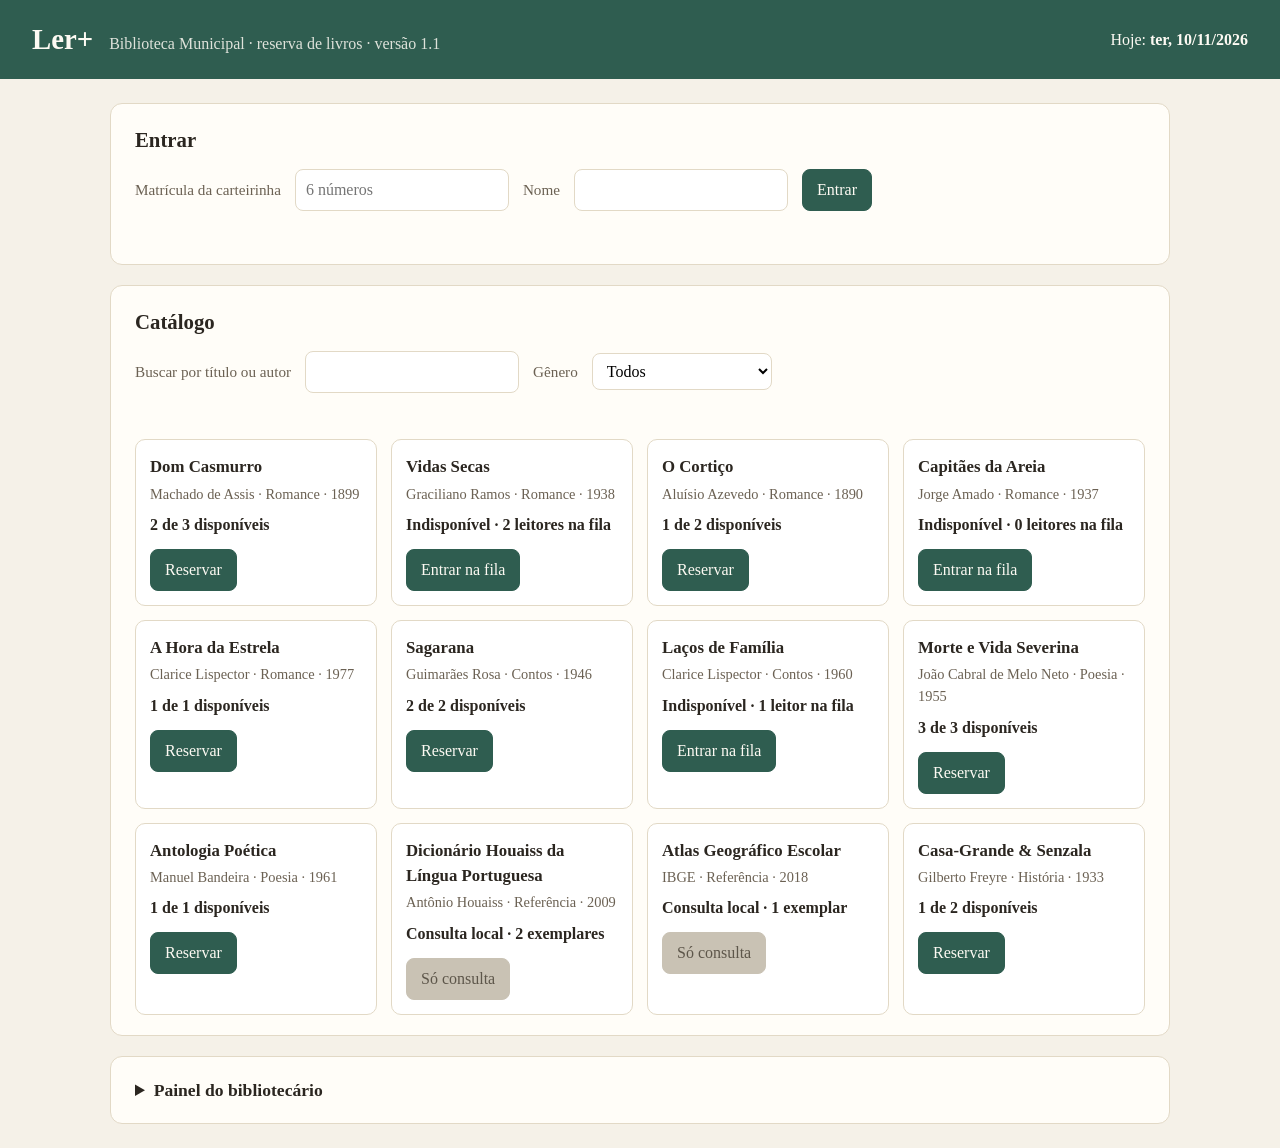
<file: app/index.html>
<!DOCTYPE html>
<html lang="pt-BR">
<head>
  <meta charset="UTF-8">
  <meta name="viewport" content="width=device-width, initial-scale=1">
  <title>Ler+ — Reserva de livros da Biblioteca Municipal</title>
  <link rel="stylesheet" href="css/estilo.css">
</head>
<body>
  <header class="topo">
    <div>
      <span class="logo">Ler+</span>
      <span class="slogan">Biblioteca Municipal · reserva de livros · versão 1.1</span>
    </div>
    <div class="hoje">Hoje: <strong id="hoje"></strong></div>
  </header>

  <main class="layout">
    <section class="painel" id="areaLogin">
      <h2>Entrar</h2>
      <div class="campos">
        <label for="matricula">Matrícula da carteirinha</label>
        <input type="text" id="matricula" placeholder="6 números" autocomplete="off">
        <label for="nome">Nome</label>
        <input type="text" id="nome" autocomplete="off">
        <button type="button" id="entrar" class="botao">Entrar</button>
      </div>
      <p id="msgLogin" class="mensagem" role="alert"></p>
    </section>

    <section class="painel" id="areaConta" hidden>
      <div class="cabecalho-conta">
        <h2 id="saudacao"></h2>
        <button type="button" id="sair" class="botao-secundario">Sair</button>
      </div>
      <p id="resumoConta" class="resumo"></p>
      <p id="multa" class="multa" hidden></p>
      <ul id="itensConta" class="itens"></ul>
    </section>

    <section class="painel catalogo">
      <h2>Catálogo</h2>
      <div class="filtros">
        <label for="busca">Buscar por título ou autor</label>
        <input type="search" id="busca" autocomplete="off">
        <label for="genero">Gênero</label>
        <select id="genero">
          <option value="">Todos</option>
        </select>
      </div>
      <p id="msgCatalogo" class="mensagem" role="alert"></p>
      <div id="livros" class="livros"></div>
    </section>

    <details class="painel bibliotecario">
      <summary>Painel do bibliotecário</summary>
      <div class="acoes-bib">
        <button type="button" id="avancarDia" class="botao-secundario">Avançar 1 dia</button>
        <button type="button" id="pagarMulta" class="botao-secundario">Registrar pagamento de multa</button>
        <button type="button" id="reiniciar" class="botao-secundario">Reiniciar todos os dados</button>
      </div>
      <h3>Pedidos do leitor conectado</h3>
      <ul id="pedidosBib" class="itens"></ul>
      <h3>Devolução feita por outro leitor</h3>
      <div class="filtros">
        <label for="livroOutro">Livro devolvido</label>
        <select id="livroOutro"></select>
        <button type="button" id="devolucaoOutro" class="botao-secundario">Registrar devolução</button>
      </div>
      <p id="msgBib" class="mensagem" role="alert"></p>
    </details>
  </main>

  <script src="js/dados.js"></script>
  <script src="js/regras.js"></script>
  <script src="js/app.js"></script>
</body>
</html>
</file>
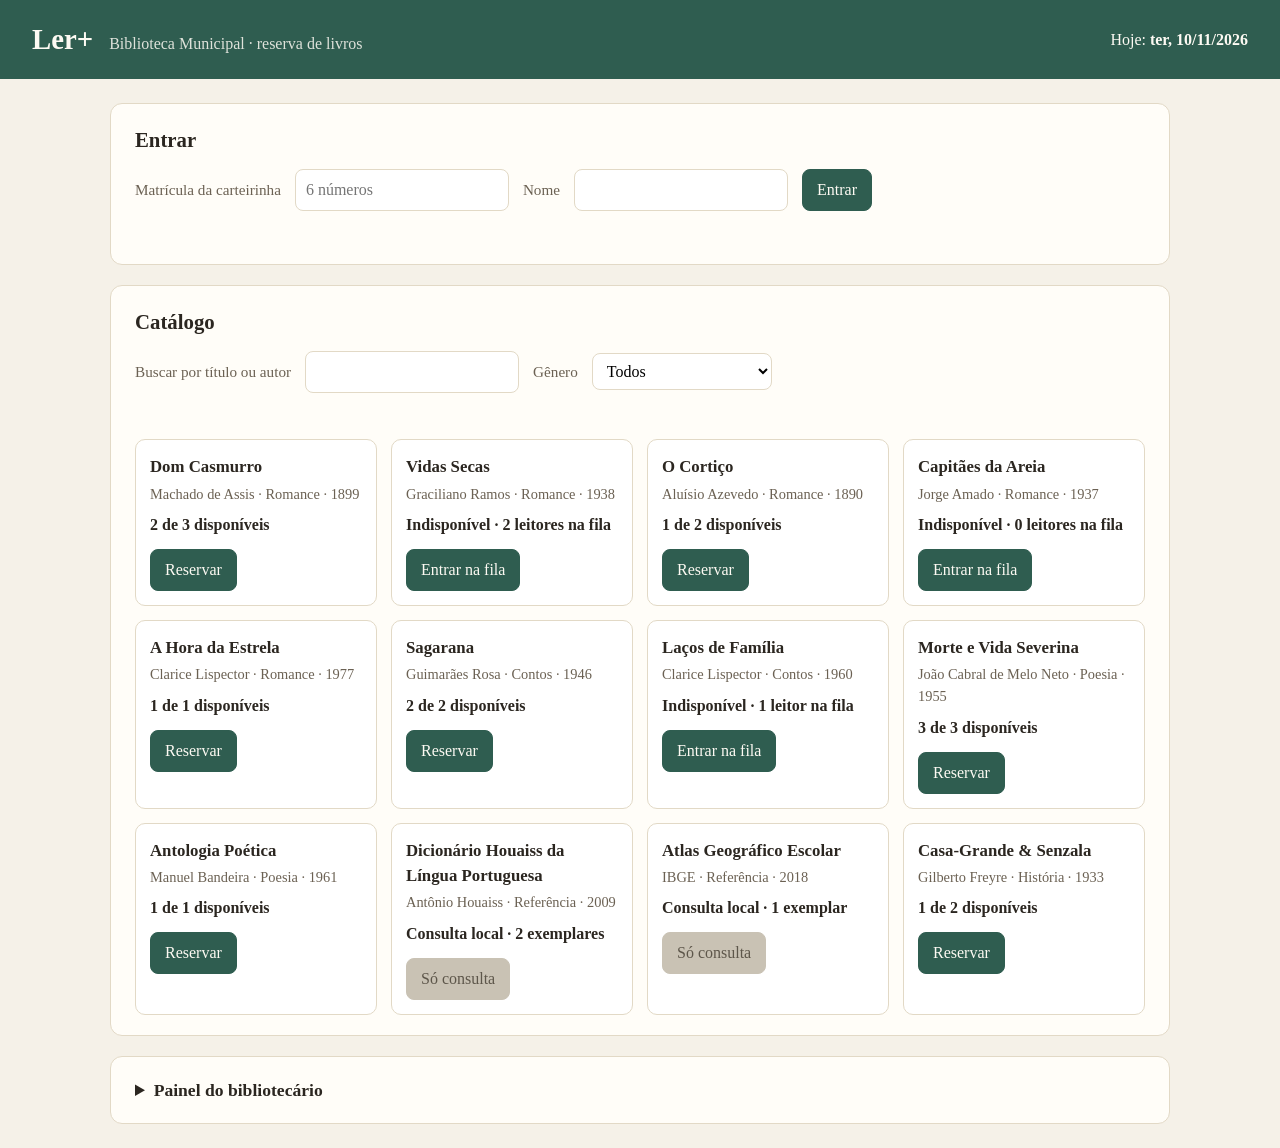
<file: plano-de-testes-comp/app-reserva/index.html>
<!DOCTYPE html>
<html lang="pt-BR">
<head>
  <meta charset="UTF-8">
  <meta name="viewport" content="width=device-width, initial-scale=1">
  <title>Ler+ — Reserva de livros da Biblioteca Municipal</title>
  <link rel="stylesheet" href="css/estilo.css">
</head>
<body>
  <header class="topo">
    <div>
      <span class="logo">Ler+</span>
      <span class="slogan">Biblioteca Municipal · reserva de livros</span>
    </div>
    <div class="hoje">Hoje: <strong id="hoje"></strong></div>
  </header>

  <main class="layout">
    <section class="painel" id="areaLogin">
      <h2>Entrar</h2>
      <div class="campos">
        <label for="matricula">Matrícula da carteirinha</label>
        <input type="text" id="matricula" placeholder="6 números" autocomplete="off">
        <label for="nome">Nome</label>
        <input type="text" id="nome" autocomplete="off">
        <button type="button" id="entrar" class="botao">Entrar</button>
      </div>
      <p id="msgLogin" class="mensagem" role="alert"></p>
    </section>

    <section class="painel" id="areaConta" hidden>
      <div class="cabecalho-conta">
        <h2 id="saudacao"></h2>
        <button type="button" id="sair" class="botao-secundario">Sair</button>
      </div>
      <p id="resumoConta" class="resumo"></p>
      <p id="multa" class="multa" hidden></p>
      <ul id="itensConta" class="itens"></ul>
    </section>

    <section class="painel catalogo">
      <h2>Catálogo</h2>
      <div class="filtros">
        <label for="busca">Buscar por título ou autor</label>
        <input type="search" id="busca" autocomplete="off">
        <label for="genero">Gênero</label>
        <select id="genero">
          <option value="">Todos</option>
        </select>
      </div>
      <p id="msgCatalogo" class="mensagem" role="alert"></p>
      <div id="livros" class="livros"></div>
    </section>

    <details class="painel bibliotecario">
      <summary>Painel do bibliotecário</summary>
      <div class="acoes-bib">
        <button type="button" id="avancarDia" class="botao-secundario">Avançar 1 dia</button>
        <button type="button" id="pagarMulta" class="botao-secundario">Registrar pagamento de multa</button>
        <button type="button" id="reiniciar" class="botao-secundario">Reiniciar todos os dados</button>
      </div>
      <h3>Pedidos do leitor conectado</h3>
      <ul id="pedidosBib" class="itens"></ul>
      <h3>Devolução feita por outro leitor</h3>
      <div class="filtros">
        <label for="livroOutro">Livro devolvido</label>
        <select id="livroOutro"></select>
        <button type="button" id="devolucaoOutro" class="botao-secundario">Registrar devolução</button>
      </div>
      <p id="msgBib" class="mensagem" role="alert"></p>
    </details>
  </main>

  <script src="js/dados.js"></script>
  <script src="js/regras.js"></script>
  <script src="js/app.js"></script>
</body>
</html>
</file>
<file: app/css/estilo.css>
:root {
  --fundo: #f5f1e8;
  --painel: #fffdf8;
  --borda: #e2d9c6;
  --texto: #2b2620;
  --suave: #6b6153;
  --destaque: #2f5d50;
  --destaque-claro: #e3efe9;
  --erro: #a33b2b;
  --erro-claro: #f8e4df;
}

* {
  box-sizing: border-box;
}

body {
  margin: 0;
  font-family: Georgia, 'Times New Roman', serif;
  background: var(--fundo);
  color: var(--texto);
  line-height: 1.5;
}

.topo {
  display: flex;
  justify-content: space-between;
  align-items: center;
  flex-wrap: wrap;
  gap: 12px;
  padding: 18px 32px;
  background: var(--destaque);
  color: #fdfaf3;
}

.logo {
  font-size: 1.8rem;
  font-weight: 700;
  margin-right: 12px;
}

.slogan {
  opacity: 0.85;
}

.layout {
  max-width: 1100px;
  margin: 24px auto;
  padding: 0 20px;
  display: grid;
  grid-template-columns: 1fr;
  gap: 20px;
}

.painel {
  background: var(--painel);
  border: 1px solid var(--borda);
  border-radius: 12px;
  padding: 20px 24px;
}

h2 {
  margin: 0 0 14px;
  font-size: 1.3rem;
}

h3 {
  font-size: 1.05rem;
  margin: 16px 0 8px;
}

.campos,
.filtros {
  display: flex;
  flex-wrap: wrap;
  align-items: center;
  gap: 10px 14px;
}

label {
  color: var(--suave);
  font-size: 0.95rem;
}

input,
select {
  font: inherit;
  padding: 8px 10px;
  border: 1px solid var(--borda);
  border-radius: 8px;
  background: #fff;
  min-width: 180px;
}

input:focus,
select:focus,
button:focus-visible {
  outline: 2px solid var(--destaque);
  outline-offset: 2px;
}

.botao,
.botao-secundario {
  font: inherit;
  border-radius: 8px;
  padding: 8px 14px;
  cursor: pointer;
}

.botao {
  background: var(--destaque);
  color: #fdfaf3;
  border: 1px solid var(--destaque);
}

.botao:disabled {
  background: #c9c2b4;
  border-color: #c9c2b4;
  color: #5d564a;
  cursor: not-allowed;
}

.botao-secundario {
  background: transparent;
  color: var(--destaque);
  border: 1px solid var(--destaque);
}

.mensagem {
  min-height: 1.4em;
  margin: 10px 0 0;
}

.mensagem.ok {
  color: var(--destaque);
}

.mensagem.erro {
  color: var(--erro);
}

.cabecalho-conta {
  display: flex;
  justify-content: space-between;
  align-items: center;
}

.resumo {
  color: var(--suave);
}

.multa {
  background: var(--erro-claro);
  color: var(--erro);
  padding: 8px 12px;
  border-radius: 8px;
}

.itens {
  list-style: none;
  padding: 0;
  margin: 0;
}

.itens li {
  display: flex;
  justify-content: space-between;
  align-items: center;
  gap: 12px;
  padding: 10px 0;
  border-bottom: 1px dashed var(--borda);
}

.livros {
  display: grid;
  grid-template-columns: repeat(auto-fill, minmax(240px, 1fr));
  gap: 14px;
  margin-top: 14px;
}

.livro {
  border: 1px solid var(--borda);
  border-radius: 10px;
  padding: 14px;
  display: flex;
  flex-direction: column;
  gap: 4px;
  background: #fff;
}

.livro h3 {
  margin: 0;
}

.info {
  color: var(--suave);
  margin: 0;
  font-size: 0.9rem;
}

.situacao {
  margin: 4px 0 8px;
  font-weight: 700;
}

.livro .botao {
  align-self: flex-start;
}

.bibliotecario summary {
  cursor: pointer;
  font-weight: 700;
  font-size: 1.1rem;
}

.acoes-bib {
  display: flex;
  flex-wrap: wrap;
  gap: 10px;
  margin-top: 14px;
}
</file>
<file: plano-de-testes-comp/app-reserva/css/estilo.css>
:root {
  --fundo: #f5f1e8;
  --painel: #fffdf8;
  --borda: #e2d9c6;
  --texto: #2b2620;
  --suave: #6b6153;
  --destaque: #2f5d50;
  --destaque-claro: #e3efe9;
  --erro: #a33b2b;
  --erro-claro: #f8e4df;
}

* {
  box-sizing: border-box;
}

body {
  margin: 0;
  font-family: Georgia, 'Times New Roman', serif;
  background: var(--fundo);
  color: var(--texto);
  line-height: 1.5;
}

.topo {
  display: flex;
  justify-content: space-between;
  align-items: center;
  flex-wrap: wrap;
  gap: 12px;
  padding: 18px 32px;
  background: var(--destaque);
  color: #fdfaf3;
}

.logo {
  font-size: 1.8rem;
  font-weight: 700;
  margin-right: 12px;
}

.slogan {
  opacity: 0.85;
}

.layout {
  max-width: 1100px;
  margin: 24px auto;
  padding: 0 20px;
  display: grid;
  grid-template-columns: 1fr;
  gap: 20px;
}

.painel {
  background: var(--painel);
  border: 1px solid var(--borda);
  border-radius: 12px;
  padding: 20px 24px;
}

h2 {
  margin: 0 0 14px;
  font-size: 1.3rem;
}

h3 {
  font-size: 1.05rem;
  margin: 16px 0 8px;
}

.campos,
.filtros {
  display: flex;
  flex-wrap: wrap;
  align-items: center;
  gap: 10px 14px;
}

label {
  color: var(--suave);
  font-size: 0.95rem;
}

input,
select {
  font: inherit;
  padding: 8px 10px;
  border: 1px solid var(--borda);
  border-radius: 8px;
  background: #fff;
  min-width: 180px;
}

input:focus,
select:focus,
button:focus-visible {
  outline: 2px solid var(--destaque);
  outline-offset: 2px;
}

.botao,
.botao-secundario {
  font: inherit;
  border-radius: 8px;
  padding: 8px 14px;
  cursor: pointer;
}

.botao {
  background: var(--destaque);
  color: #fdfaf3;
  border: 1px solid var(--destaque);
}

.botao:disabled {
  background: #c9c2b4;
  border-color: #c9c2b4;
  color: #5d564a;
  cursor: not-allowed;
}

.botao-secundario {
  background: transparent;
  color: var(--destaque);
  border: 1px solid var(--destaque);
}

.mensagem {
  min-height: 1.4em;
  margin: 10px 0 0;
}

.mensagem.ok {
  color: var(--destaque);
}

.mensagem.erro {
  color: var(--erro);
}

.cabecalho-conta {
  display: flex;
  justify-content: space-between;
  align-items: center;
}

.resumo {
  color: var(--suave);
}

.multa {
  background: var(--erro-claro);
  color: var(--erro);
  padding: 8px 12px;
  border-radius: 8px;
}

.itens {
  list-style: none;
  padding: 0;
  margin: 0;
}

.itens li {
  display: flex;
  justify-content: space-between;
  align-items: center;
  gap: 12px;
  padding: 10px 0;
  border-bottom: 1px dashed var(--borda);
}

.livros {
  display: grid;
  grid-template-columns: repeat(auto-fill, minmax(240px, 1fr));
  gap: 14px;
  margin-top: 14px;
}

.livro {
  border: 1px solid var(--borda);
  border-radius: 10px;
  padding: 14px;
  display: flex;
  flex-direction: column;
  gap: 4px;
  background: #fff;
}

.livro h3 {
  margin: 0;
}

.info {
  color: var(--suave);
  margin: 0;
  font-size: 0.9rem;
}

.situacao {
  margin: 4px 0 8px;
  font-weight: 700;
}

.livro .botao {
  align-self: flex-start;
}

.bibliotecario summary {
  cursor: pointer;
  font-weight: 700;
  font-size: 1.1rem;
}

.acoes-bib {
  display: flex;
  flex-wrap: wrap;
  gap: 10px;
  margin-top: 14px;
}
</file>
